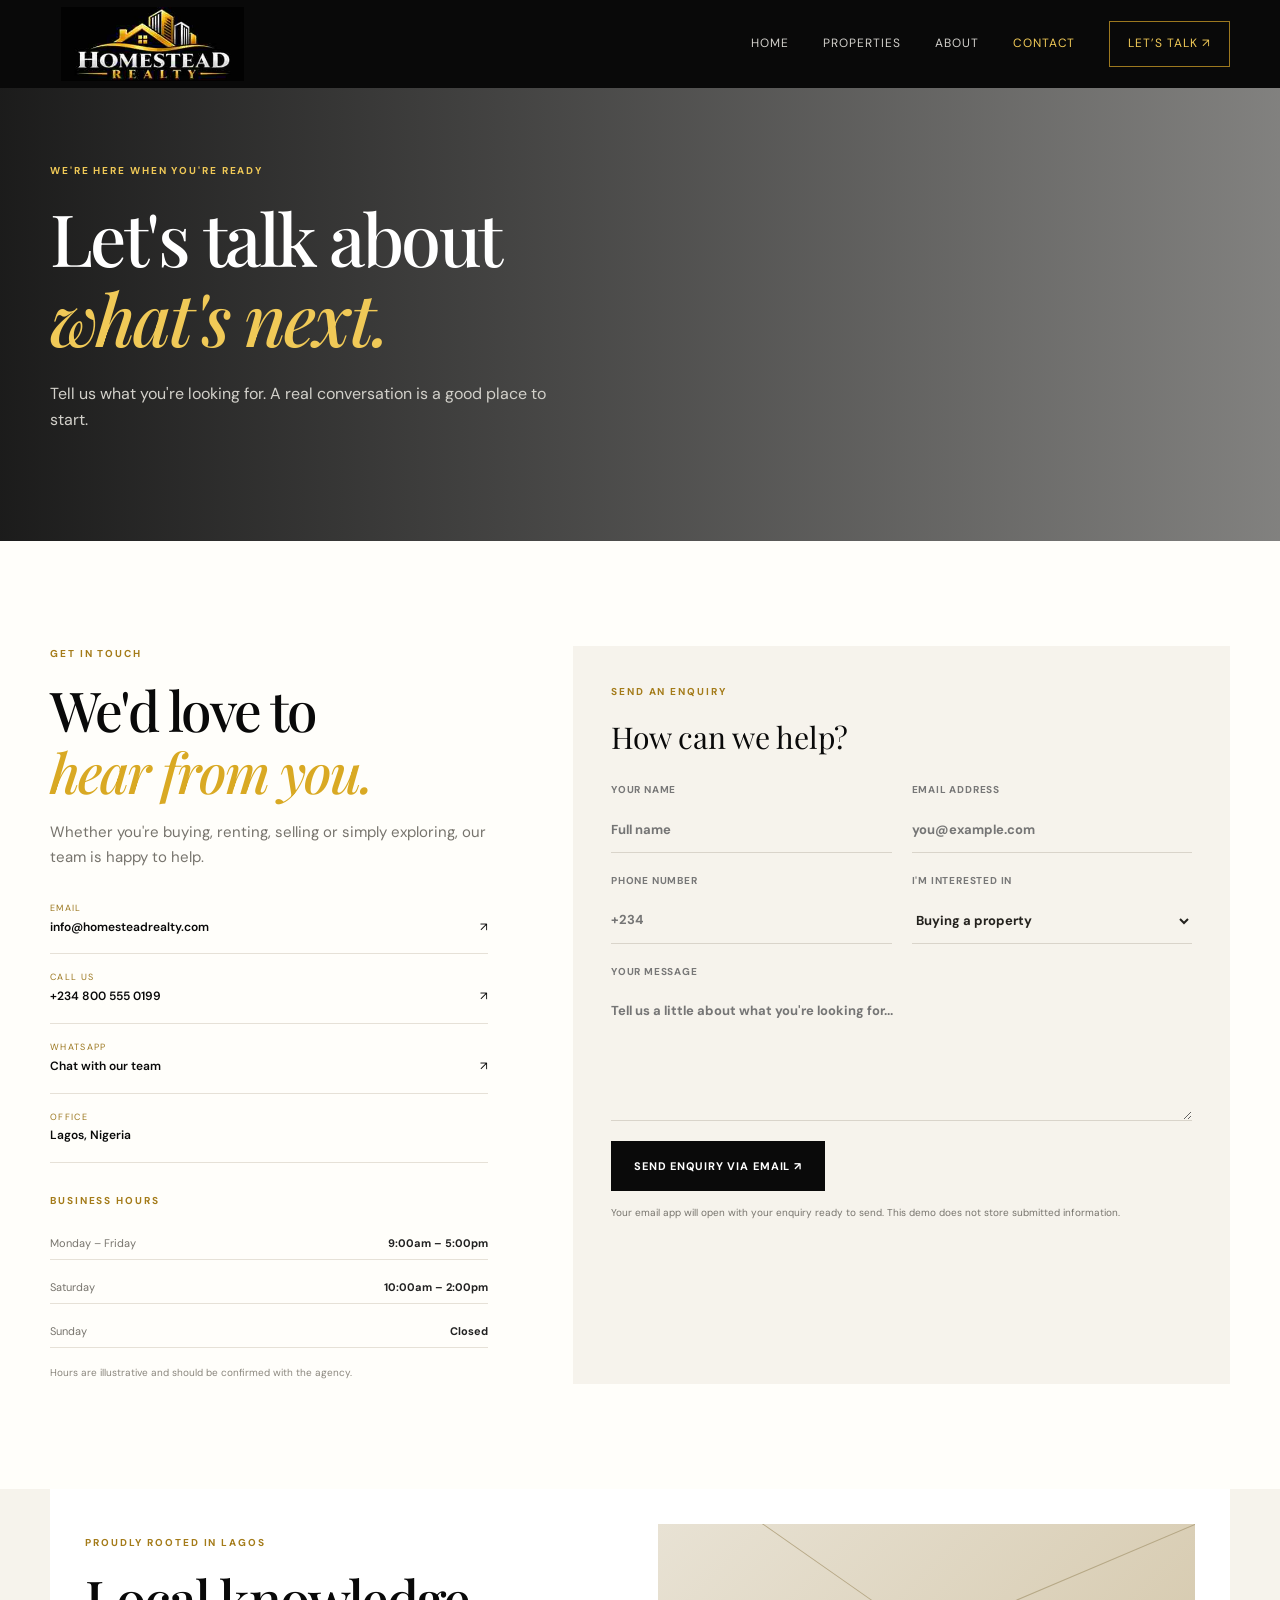
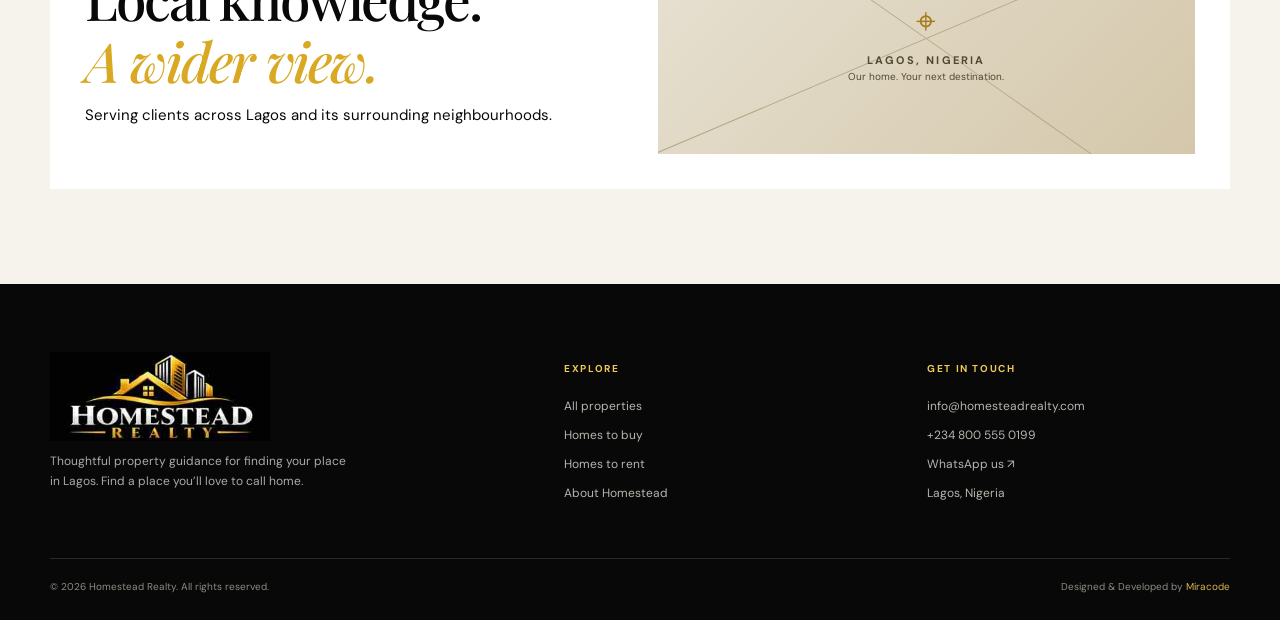
<file: contact.html>
<!doctype html><html lang="en"><head><meta charset="utf-8"><meta name="viewport" content="width=device-width,initial-scale=1"><title>Contact | Homestead Realty</title><link rel="icon" href="assets/favicon.svg"><link href="https://fonts.googleapis.com/css2?family=DM+Sans:wght@400;500;600;700&family=Playfair+Display:wght@500;600;700&display=swap" rel="stylesheet"><link rel="stylesheet" href="assets/style.css"></head><body><div id="site-header"></div><main><section class="page-hero contact-hero"><div class="container"><span class="eyebrow light">WE'RE HERE WHEN YOU'RE READY</span><h1>Let's talk about<br><em>what's next.</em></h1><p>Tell us what you're looking for. A real conversation is a good place to start.</p></div></section><section class="section"><div class="container contact-grid"><div class="contact-info"><span class="eyebrow">GET IN TOUCH</span><h2>We'd love to<br><em>hear from you.</em></h2><p>Whether you're buying, renting, selling or simply exploring, our team is happy to help.</p><a href="mailto:info@homesteadrealty.com" class="contact-line"><span>EMAIL</span><strong>info@homesteadrealty.com</strong>↗</a><a href="tel:+2348005550199" class="contact-line"><span>CALL US</span><strong>+234 800 555 0199</strong>↗</a><a href="https://wa.me/2348005550199?text=Hello%20Homestead%20Realty%2C%20I%27d%20like%20to%20make%20an%20enquiry." target="_blank" rel="noopener" class="contact-line"><span>WHATSAPP</span><strong>Chat with our team</strong>↗</a><div class="contact-line"><span>OFFICE</span><strong>Lagos, Nigeria</strong></div><div class="hours"><span class="eyebrow">BUSINESS HOURS</span><p>Monday – Friday <b>9:00am – 5:00pm</b></p><p>Saturday <b>10:00am – 2:00pm</b></p><p>Sunday <b>Closed</b></p><small>Hours are illustrative and should be confirmed with the agency.</small></div></div><form class="contact-form" id="contact-form"><span class="eyebrow">SEND AN ENQUIRY</span><h3>How can we help?</h3><div class="form-row"><label>Your name<input name="name" required placeholder="Full name"></label><label>Email address<input type="email" name="email" required placeholder="you@example.com"></label></div><div class="form-row"><label>Phone number<input type="tel" name="phone" placeholder="+234"></label><label>I'm interested in<select name="interest"><option>Buying a property</option><option>Renting a property</option><option>Selling a property</option><option>Land or investment</option><option>General enquiry</option></select></label></div><label>Your message<textarea name="message" rows="5" required placeholder="Tell us a little about what you're looking for..."></textarea></label><button class="btn btn-dark" type="submit">Send enquiry via email ↗</button><p class="form-note" id="form-note">Your email app will open with your enquiry ready to send. This demo does not store submitted information.</p></form></div></section><section class="map-section"><div class="container map-card"><div><span class="eyebrow">PROUDLY ROOTED IN LAGOS</span><h2>Local knowledge.<br><em>A wider view.</em></h2><p>Serving clients across Lagos and its surrounding neighbourhoods.</p></div><div class="map-visual"><span class="map-pin">⌖</span><b>LAGOS, NIGERIA</b><small>Our home. Your next destination.</small></div></div></section></main><div id="site-footer"></div><script src="assets/app.js"></script></body></html>
</file>
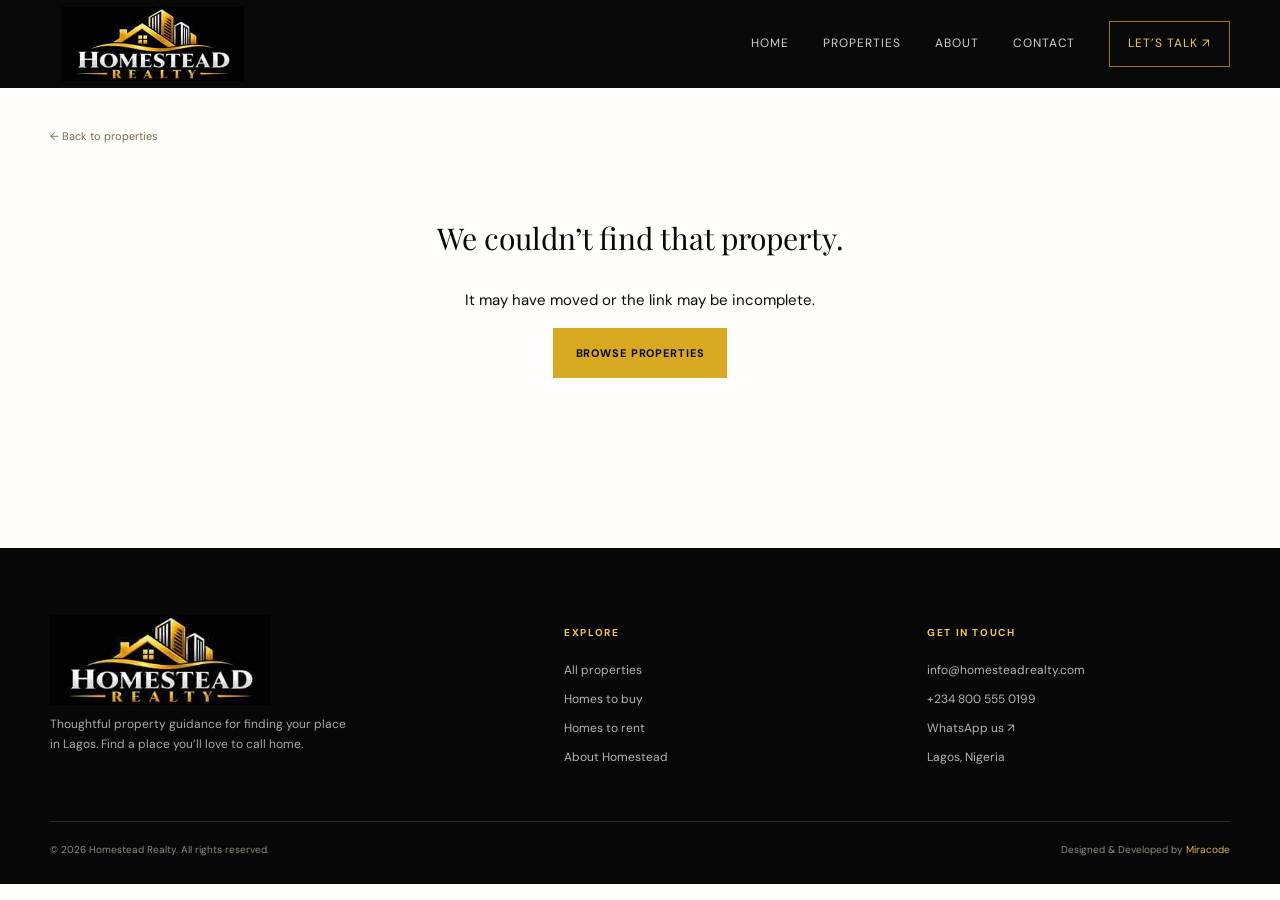
<file: property.html>
<!doctype html><html lang="en"><head><meta charset="utf-8"><meta name="viewport" content="width=device-width,initial-scale=1"><title>Property details | Homestead Realty</title><link rel="icon" href="assets/favicon.svg"><link href="https://fonts.googleapis.com/css2?family=DM+Sans:wght@400;500;600;700&family=Playfair+Display:wght@500;600;700&display=swap" rel="stylesheet"><link rel="stylesheet" href="assets/style.css"></head><body><div id="site-header"></div><main id="property-detail" class="detail-page"><div class="container"><a class="back-link" href="properties.html">← Back to properties</a><div class="detail-loading">Finding your property...</div></div></main><div id="site-footer"></div><script src="assets/app.js"></script></body></html>
</file>
<file: assets/style.css>
:root{--ink:#090909;--ink2:#171717;--gold:#d9a923;--gold2:#f0c957;--cream:#f6f3ec;--paper:#fffefa;--muted:#77746d;--line:#e6e1d7;--serif:"Playfair Display",Georgia,serif;--sans:"DM Sans",Arial,sans-serif}*{box-sizing:border-box}html{scroll-behavior:smooth}body{margin:0;background:var(--paper);color:var(--ink);font-family:var(--sans);font-size:15px;line-height:1.65}a{color:inherit;text-decoration:none}button,input,select,textarea{font:inherit}button,a{-webkit-tap-highlight-color:transparent}.container{width:min(1180px,calc(100% - 48px));margin:auto}.site-header{height:88px;background:#090909;color:#fff;display:flex;align-items:center;position:relative;z-index:20}.nav-wrap{display:flex;align-items:center;justify-content:space-between;gap:30px}.brand img{width:205px;height:74px;object-fit:contain;display:block}.nav-links{display:flex;align-items:center;gap:34px}.nav-links a{font-size:12px;letter-spacing:.08em;text-transform:uppercase;color:#d2d0cb;transition:color .25s}.nav-links a:hover,.nav-links a.active{color:var(--gold2)}.nav-cta{border:1px solid #9c781f;padding:12px 18px;color:var(--gold2)!important}.menu-toggle{display:none;background:none;border:0;color:#fff;font-size:27px}.hero{min-height:690px;background:#111;position:relative;color:white;display:flex;align-items:center;overflow:hidden}.hero-bg{position:absolute;inset:0;background:linear-gradient(90deg,rgba(0,0,0,.88),rgba(0,0,0,.52) 48%,rgba(0,0,0,.12)),url('https://images.unsplash.com/photo-1600607687920-4e2a09cf159d?auto=format&fit=crop&w=2200&q=90') center 53%/cover;transform:scale(1.02)}.hero-content{position:relative;padding:105px 0 125px;animation:rise .9s both}.eyebrow{font-size:10px;letter-spacing:.19em;font-weight:700;color:#a47b19;display:block;margin-bottom:17px}.eyebrow.light{color:var(--gold2)}h1,h2,h3,p{margin-top:0}h1,h2{font-family:var(--serif);font-weight:500;letter-spacing:-.035em;line-height:1.12}h1{font-size:clamp(48px,7vw,88px);max-width:820px;margin:0 0 23px}h1 em,h2 em{color:var(--gold);font-style:italic} .hero h1 em,.page-hero h1 em{color:var(--gold2)}.hero-content>p,.page-hero p{max-width:500px;color:#d2d0ca;font-size:16px;margin-bottom:32px}.btn{display:inline-flex;align-items:center;justify-content:center;gap:22px;padding:15px 22px;border:1px solid transparent;font-size:11px;font-weight:700;letter-spacing:.08em;text-transform:uppercase;cursor:pointer;transition:transform .25s,background .25s,color .25s,border-color .25s}.btn:hover{transform:translateY(-3px)}.btn-gold{background:var(--gold);color:#090909}.btn-gold:hover{background:#f1c64c}.btn-dark{background:#0a0a0a;color:#fff}.btn-dark:hover{background:#292929}.btn-outline{border-color:#a8893b;color:#171717;background:transparent}.btn-outline:hover{background:#111;color:#fff}.hero-note{margin-top:85px;font-size:9px;letter-spacing:.2em;color:#d0cec8}.hero-note i{display:inline-block;width:34px;height:1px;background:var(--gold);vertical-align:middle;margin-right:12px}.hero-scroll{position:absolute;bottom:30px;right:max(24px,calc((100% - 1180px)/2));font-size:9px;letter-spacing:.16em;color:#ddd}.search-wrap{position:relative;margin-top:-1px;background:var(--cream);padding:0 0 15px}.search-panel{background:#fff;box-shadow:0 16px 50px #17130a12;display:grid;grid-template-columns:1.2fr 1fr 1fr 1fr auto;gap:20px;align-items:end;padding:30px 34px;transform:translateY(-28px)}.search-intro h2{font-size:25px;margin:0}.search-panel label,.filter-panel label,.contact-form label{display:grid;gap:8px;font-size:10px;font-weight:700;letter-spacing:.08em;text-transform:uppercase;color:#777}.search-panel select,.filter-panel select,.filter-panel input,.contact-form input,.contact-form select,.contact-form textarea{width:100%;border:0;border-bottom:1px solid #d9d4ca;background:transparent;padding:9px 2px;color:#24221e;outline:none;border-radius:0}.section{padding:105px 0}.section-heading{display:flex;align-items:end;justify-content:space-between;gap:25px;margin-bottom:38px}.section-heading h2,.story-copy h2,.contact-info h2,.about-intro h2,.values-section h2,.map-card h2{font-size:clamp(36px,4.5vw,55px);margin:0 0 12px}.section-heading p,.heading-side{color:var(--muted);margin:0}.text-link{font-size:11px;font-weight:700;text-transform:uppercase;letter-spacing:.08em;border-bottom:1px solid var(--gold);padding-bottom:8px;white-space:nowrap}.property-grid{display:grid;grid-template-columns:repeat(3,1fr);gap:26px}.property-card{background:#fff;border:1px solid #eeeae2;transition:transform .3s,box-shadow .3s;min-width:0}.property-card:hover{transform:translateY(-6px);box-shadow:0 18px 40px #00000012}.property-image{height:245px;position:relative;overflow:hidden;background:#ddd}.property-image img{width:100%;height:100%;object-fit:cover;transition:transform .6s}.property-card:hover .property-image img{transform:scale(1.05)}.property-tag{position:absolute;left:15px;top:15px;background:#080808;color:var(--gold2);padding:7px 10px;font-size:9px;text-transform:uppercase;letter-spacing:.1em}.property-body{padding:22px}.property-price{font-family:var(--serif);font-size:23px;color:#9b7418;margin:0 0 7px}.property-body h3{font:500 21px var(--serif);margin:0 0 7px}.property-location{font-size:12px;color:var(--muted);margin:0 0 18px}.property-meta{border-top:1px solid var(--line);padding-top:14px;display:flex;gap:18px;color:#5f5b53;font-size:11px}.property-foot{display:flex;justify-content:space-between;align-items:center;margin-top:17px}.property-foot a{font-size:10px;font-weight:700;text-transform:uppercase;letter-spacing:.1em;border-bottom:1px solid var(--gold);padding-bottom:5px}.categories-section{background:var(--cream)}.category-grid{display:grid;grid-template-columns:repeat(3,1fr);gap:18px}.category-card{min-height:330px;padding:27px;display:flex;flex-direction:column;justify-content:flex-end;color:white;background-size:cover;background-position:center;position:relative;isolation:isolate;overflow:hidden}.category-card:before{content:"";position:absolute;inset:0;background:linear-gradient(0deg,#000c,#0002);z-index:-1;transition:background .3s}.category-card:hover:before{background:linear-gradient(0deg,#000e,#0004)}.category-card span{font-size:9px;letter-spacing:.15em;color:var(--gold2)}.category-card h3{font:500 31px var(--serif);margin:12px 0}.category-card b{font-size:10px;text-transform:uppercase;letter-spacing:.1em}.category-buy{background-image:url('https://images.unsplash.com/photo-1600585154340-be6161a56a0c?auto=format&fit=crop&w=900&q=85')}.category-rent{background-image:url('https://images.unsplash.com/photo-1600607687939-ce8a6c25118c?auto=format&fit=crop&w=900&q=85')}.category-land{background-image:url('https://images.unsplash.com/photo-1500382017468-9049fed747ef?auto=format&fit=crop&w=900&q=85')}.story-grid{display:grid;grid-template-columns:1fr 1fr;gap:85px;align-items:center}.story-image{position:relative}.story-image img,.about-photo{width:100%;height:560px;object-fit:cover;display:block}.image-caption{position:absolute;bottom:0;left:0;background:var(--gold);padding:14px 20px;font-size:9px;font-weight:700;letter-spacing:.13em}.story-copy>p,.about-why p,.contact-info>p{color:var(--muted);max-width:500px}.value-list{margin:30px 0}.value-list>div{display:flex;gap:18px;padding:15px 0;border-bottom:1px solid var(--line)}.value-list b{font:20px var(--serif);color:#b38a28}.value-list span{display:grid}.value-list strong{font-size:13px}.value-list small{font-size:11px;color:var(--muted)}.quote-section{background:#101010;color:#fff;padding:90px 0;overflow:hidden}.quote-inner{max-width:850px;position:relative}.quote-mark{font:100px var(--serif);color:var(--gold);height:85px}.quote-inner blockquote{font:clamp(24px,3vw,36px)/1.45 var(--serif);margin:0 0 30px;max-width:830px}.quote-author{display:flex;align-items:center;gap:13px}.avatar{width:40px;height:40px;border-radius:50%;display:grid;place-items:center;background:#302719;color:var(--gold2);font-size:11px}.quote-author span:last-child{display:grid}.quote-author strong{font-size:12px}.quote-author small{font-size:10px;color:#aaa}.cta-section{background:var(--cream);padding:85px 0}.cta-inner{display:flex;align-items:center;justify-content:space-between;gap:25px}.cta-inner h2{font-size:clamp(40px,5vw,62px);margin:0}.page-hero{min-height:380px;display:flex;align-items:center;color:white;background-position:center;background-size:cover;position:relative;isolation:isolate}.page-hero:before{content:"";position:absolute;inset:0;background:linear-gradient(90deg,#050505e8,#05050580);z-index:-1}.properties-hero{background-image:url('https://images.unsplash.com/photo-1600607687920-4e2a09cf159d?auto=format&fit=crop&w=2000&q=85')}.about-hero{background-image:url('https://images.unsplash.com/photo-1600566753086-00f18fb6b3ea?auto=format&fit=crop&w=2000&q=85')}.contact-hero{background-image:url('https://images.unsplash.com/photo-1600607687939-ce8a6c25118c?auto=format&fit=crop&w=2000&q=85')}.page-hero .container{padding:75px 0}.page-hero h1{font-size:clamp(48px,6vw,72px)}.listing-section{padding-top:55px}.filter-panel{background:var(--cream);padding:24px;display:grid;grid-template-columns:1.5fr 1fr 1fr 1fr 1fr auto;gap:15px;align-items:end}.listing-top{display:flex;justify-content:space-between;align-items:center;margin:32px 0 22px;color:var(--muted);font-size:12px}.listing-top label{display:flex;gap:8px;align-items:center}.listing-top select{border:0;border-bottom:1px solid var(--line);padding:7px;background:transparent}.empty-state{text-align:center;padding:70px 15px}.empty-state h3{font:30px var(--serif)}.about-intro{display:grid;grid-template-columns:1fr 1fr;gap:80px}.about-intro p{color:var(--muted)}.about-intro .lead{font:23px/1.5 var(--serif);color:#292720}.values-section{background:var(--cream)}.mission-grid{display:grid;grid-template-columns:repeat(3,1fr);gap:18px;margin-top:38px}.mission-grid article{background:#fff;padding:30px;min-height:220px}.mission-grid article span{font-size:9px;letter-spacing:.15em;color:#9a741b}.mission-grid h3{font:24px var(--serif);margin:20px 0 10px}.mission-grid p{font-size:12px;color:var(--muted)}.about-why{background:#fff}.contact-grid{display:grid;grid-template-columns:.8fr 1.2fr;gap:85px}.contact-info h2{margin-bottom:18px}.contact-line{display:grid;grid-template-columns:1fr auto;gap:2px 10px;padding:16px 0;border-bottom:1px solid var(--line);font-size:12px}.contact-line span{grid-column:1/-1;font-size:9px;letter-spacing:.15em;color:#9b771f}.contact-line strong{font-weight:600}.hours{margin-top:30px}.hours p{display:flex;justify-content:space-between;border-bottom:1px solid var(--line);padding:7px 0;font-size:11px;color:var(--muted)}.hours b{color:#222}.hours small{font-size:10px;color:#8a867d}.contact-form{background:var(--cream);padding:38px}.contact-form h3{font:30px var(--serif);margin:0 0 25px}.contact-form label{margin-bottom:20px}.contact-form input,.contact-form select,.contact-form textarea{font-size:13px;text-transform:none;letter-spacing:0;padding:12px 0}.form-row{display:grid;grid-template-columns:1fr 1fr;gap:20px}.contact-form textarea{resize:vertical}.form-note{font-size:10px;color:var(--muted);margin:14px 0 0}.map-section{background:var(--cream);padding:0 0 95px}.map-card{display:grid;grid-template-columns:1fr 1fr;align-items:center;background:#fff;padding:35px;gap:35px}.map-visual{min-height:230px;background:linear-gradient(135deg,#e8e2d4,#d4c7aa);display:flex;flex-direction:column;align-items:center;justify-content:center;color:#514832;position:relative;overflow:hidden}.map-visual:before,.map-visual:after{content:"";position:absolute;width:140%;height:1px;background:#b7a987;transform:rotate(-23deg)}.map-visual:after{transform:rotate(35deg)}.map-pin{font-size:35px;color:#a47b19;z-index:1}.map-visual b,.map-visual small{z-index:1}.map-visual b{font-size:11px;letter-spacing:.2em}.map-visual small{font-size:10px}.site-footer{background:#080808;color:#eee;padding:65px 0 25px}.footer-main{display:grid;grid-template-columns:1.5fr 1fr 1fr;gap:60px;padding-bottom:45px}.footer-logo{width:220px;height:95px;object-fit:contain;object-position:left center}.footer-about p{font-size:12px;color:#aaa;max-width:300px}.footer-col h4{font-size:10px;letter-spacing:.16em;color:var(--gold2);margin:12px 0 20px}.footer-col a,.footer-col p{display:block;font-size:12px;color:#b8b5ae;margin:9px 0}.footer-bottom{border-top:1px solid #292929;padding-top:20px;display:flex;justify-content:space-between;gap:20px;font-size:10px;color:#8f8b82}.developer-credit a{color:#d7b54d;transition:color .2s,text-shadow .2s}.developer-credit a:hover{color:#ffe28a;text-shadow:0 0 12px #d7b54d66}.detail-page{padding:35px 0 100px}.back-link{font-size:11px;color:#776b4f}.detail-loading{padding:80px 0;text-align:center;color:var(--muted)}.detail-heading{display:flex;justify-content:space-between;gap:25px;align-items:end;margin:30px 0}.detail-heading h1{font-size:44px;margin:0 0 10px}.detail-price{font:32px var(--serif);color:#a47b19;white-space:nowrap}.gallery{display:grid;grid-template-columns:2fr 1fr 1fr;grid-template-rows:220px 220px;gap:10px}.gallery img{width:100%;height:100%;object-fit:cover;cursor:zoom-in}.gallery img:first-child{grid-row:span 2}.detail-columns{display:grid;grid-template-columns:1.5fr .8fr;gap:60px;margin-top:45px}.detail-copy h2{font:32px var(--serif)}.detail-copy p{color:var(--muted)}.amenities{display:grid;grid-template-columns:repeat(2,1fr);gap:12px;margin:25px 0}.amenities span{padding:12px;background:var(--cream);font-size:12px}.inquiry-card{background:var(--cream);padding:28px;height:max-content}.inquiry-card h3{font:25px var(--serif)}.inquiry-card .btn{width:100%;margin:7px 0}.inquiry-card p{font-size:11px;color:var(--muted)}.gallery-modal{position:fixed;inset:0;background:#000e;z-index:50;display:grid;place-items:center;padding:30px}.gallery-modal img{max-width:min(100%,1000px);max-height:85vh;object-fit:contain}.gallery-modal button{position:absolute;top:20px;right:25px;background:none;color:#fff;border:0;font-size:32px}.mobile-whatsapp{display:none}@keyframes rise{from{opacity:0;transform:translateY(20px)}to{opacity:1;transform:none}}@media(max-width:1000px){.search-panel{grid-template-columns:repeat(2,1fr)}.property-grid{grid-template-columns:repeat(2,1fr)}.filter-panel{grid-template-columns:repeat(3,1fr)}.story-grid,.contact-grid{gap:40px}.nav-links{gap:18px}}@media(max-width:700px){.container{width:min(100% - 34px,540px)}.site-header{height:75px}.brand img{width:165px;height:65px}.menu-toggle{display:block}.nav-links{display:none;position:absolute;top:75px;left:0;right:0;background:#0b0b0b;padding:20px 25px 28px;flex-direction:column;align-items:stretch;gap:0;border-top:1px solid #282828}.nav-links.open{display:flex}.nav-links a{padding:14px 0;border-bottom:1px solid #222}.nav-cta{text-align:center;margin-top:12px}.hero{min-height:650px}.hero-bg{background-position:58% center}.hero-content{padding:85px 0 105px}.hero-content>p{font-size:14px}.hero-note{margin-top:65px}.hero-scroll{display:none}.search-panel{grid-template-columns:1fr;gap:17px;padding:25px;transform:translateY(-18px)}.search-intro h2{font-size:23px}.section{padding:72px 0}.section-heading{align-items:flex-start;flex-direction:column;margin-bottom:28px}.section-heading h2,.story-copy h2,.contact-info h2,.about-intro h2,.values-section h2,.map-card h2{font-size:39px}.property-grid,.category-grid,.mission-grid{grid-template-columns:1fr}.property-image{height:240px}.category-card{min-height:290px}.story-grid,.about-intro,.contact-grid,.map-card,.footer-main,.detail-columns{grid-template-columns:1fr;gap:35px}.story-image img,.about-photo{height:370px}.story-copy{order:2}.heading-side{max-width:420px}.quote-section{padding:70px 0}.quote-inner blockquote{font-size:25px}.cta-inner{align-items:flex-start;flex-direction:column}.page-hero{min-height:340px}.page-hero .container{padding:65px 0}.filter-panel{grid-template-columns:1fr 1fr;padding:18px}.filter-panel label:first-child{grid-column:1/-1}.filter-panel button{grid-column:1/-1}.listing-top{align-items:flex-start;flex-direction:column;gap:8px}.form-row{grid-template-columns:1fr;gap:0}.contact-form{padding:25px 20px}.map-card{padding:24px}.footer-main{gap:25px}.footer-logo{width:190px}.footer-bottom{flex-direction:column;gap:8px}.detail-heading{align-items:flex-start;flex-direction:column}.detail-heading h1{font-size:36px}.detail-price{font-size:27px}.gallery{grid-template-columns:1fr 1fr;grid-template-rows:230px 130px}.gallery img:first-child{grid-column:span 2;grid-row:auto}.amenities{grid-template-columns:1fr 1fr}}@media(max-width:390px){.property-grid{grid-template-columns:1fr}.filter-panel{grid-template-columns:1fr}.filter-panel label:first-child,.filter-panel button{grid-column:auto}.hero h1{font-size:46px}}@media(prefers-reduced-motion:reduce){*,*:before,*:after{scroll-behavior:auto!important;animation-duration:.01ms!important;transition-duration:.01ms!important}}
</file>
